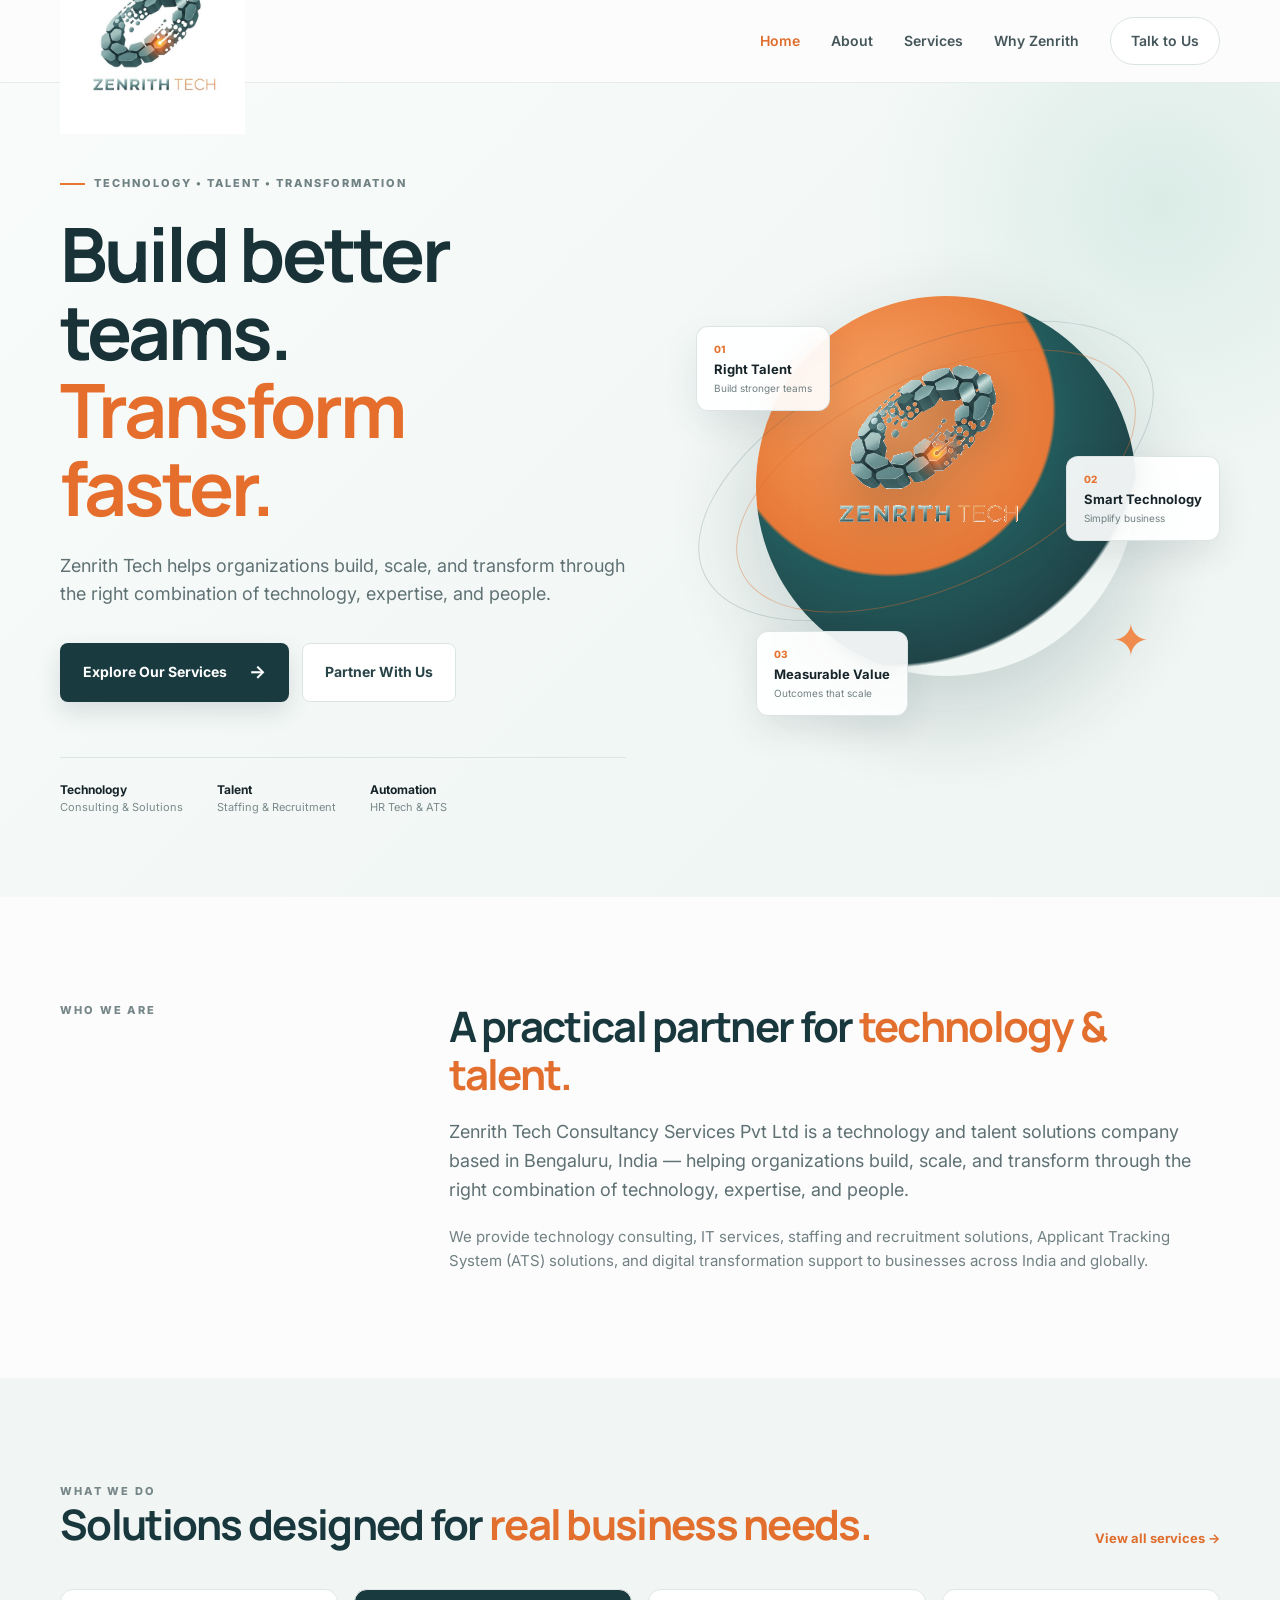
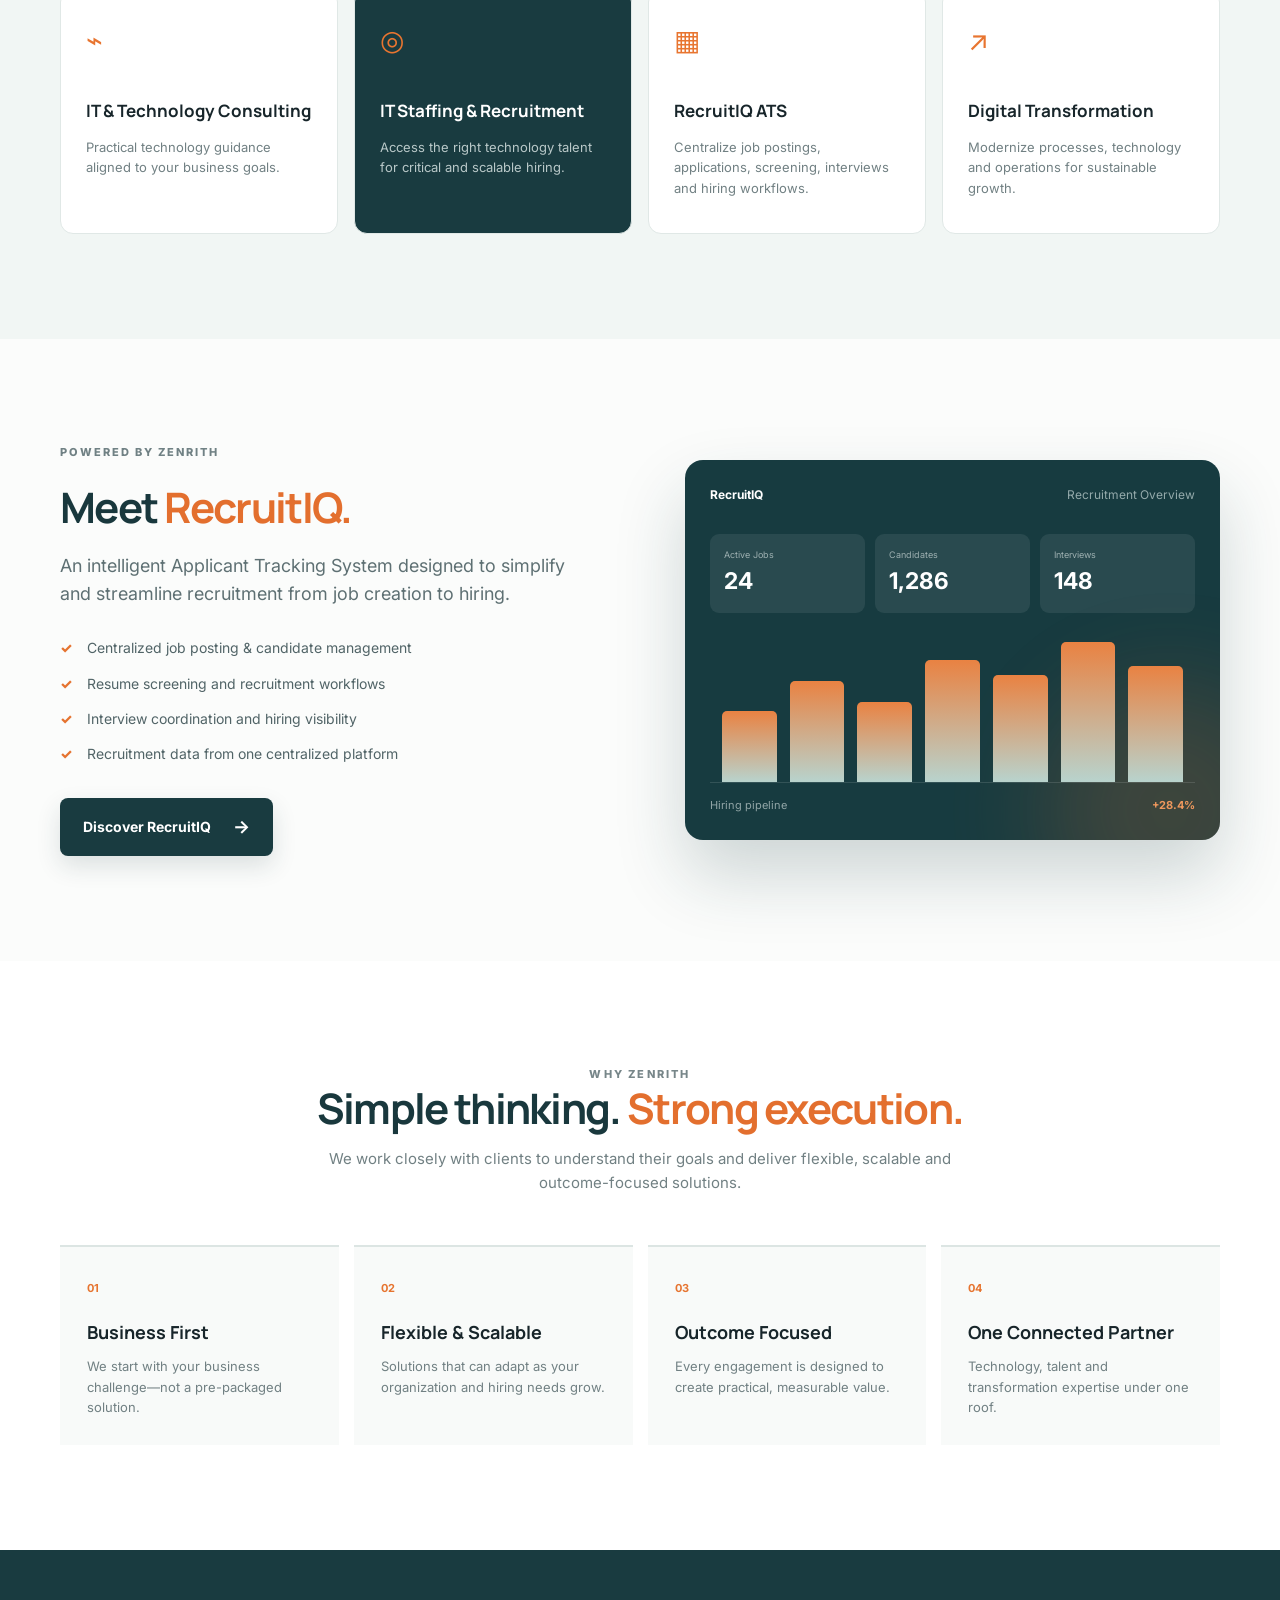
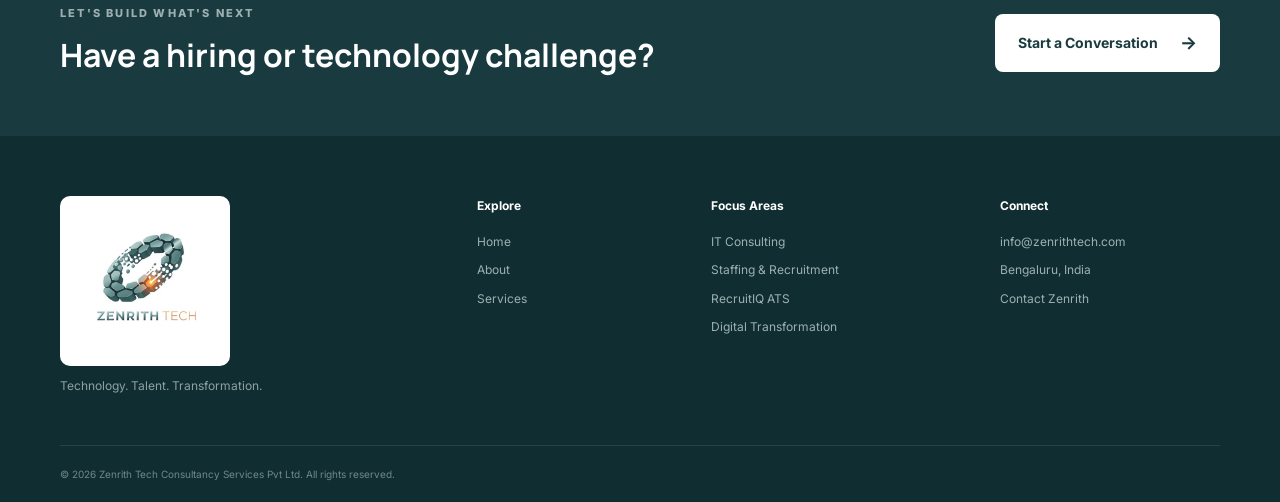
<file: index.html>
<!DOCTYPE html>
<html lang="en">
<head>
  <meta charset="UTF-8">
  <meta name="viewport" content="width=device-width, initial-scale=1.0">
  <title>Zenrith Tech | IT Consulting, IT Staffing & RecruitIQ ATS</title>
  <meta name="description" content="Bengaluru-based Zenrith Tech helps businesses scale with IT consulting, IT staffing & recruitment, RecruitIQ ATS and digital transformation.">
  <meta name="geo.region" content="IN-KA">
  <meta name="robots" content="index, follow, max-image-preview:large, max-snippet:-1">
  <meta name="theme-color" content="#17252a">
  <link rel="canonical" href="https://zenrithtech.com/">
  <meta property="og:type" content="website">
  <meta property="og:site_name" content="Zenrith Tech">
  <meta property="og:title" content="Zenrith Tech | Technology. Talent. Transformation.">
  <meta property="og:locale" content="en_IN">
  <meta property="og:description" content="Bengaluru-based team for IT consulting, IT staffing & recruitment, RecruitIQ ATS and digital transformation.">
  <meta name="geo.placename" content="Bengaluru, India">
  <meta property="og:image:width" content="500">
  <meta property="og:image:height" content="500">
  <meta property="og:image:alt" content="Zenrith Tech logo">
  <meta name="twitter:card" content="summary_large_image">
  <meta name="twitter:title" content="Zenrith Tech | Technology. Talent. Transformation.">
  <meta name="twitter:description" content="IT consulting, IT staffing & recruitment, RecruitIQ ATS and digital transformation — built around your goals.">
  <meta name="twitter:image" content="https://zenrithtech.com/assets/zenrith-logo.png">
  <meta name="twitter:image:alt" content="Zenrith Tech logo">
  <link rel="icon" type="image/png" sizes="500x500" href="/assets/zenrith-logo.png">
  <link rel="apple-touch-icon" href="/assets/zenrith-logo.png">
  <link rel="manifest" href="/site.webmanifest">
  <link rel="preconnect" href="https://fonts.googleapis.com">
  <link rel="preconnect" href="https://fonts.gstatic.com" crossorigin>
  <link href="https://fonts.googleapis.com/css2?family=Inter:wght@400;500;600;700;800&family=Manrope:wght@600;700;800&display=swap" rel="stylesheet">
  <link rel="stylesheet" href="styles.css">
  <script type="application/ld+json">
  {
    "@context": "https://schema.org",
    "@graph": [
      {
        "@type": "Organization",
        "@id": "https://zenrithtech.com/#org",
        "name": "Zenrith Tech Consultancy Services Pvt Ltd",
        "alternateName": "Zenrith Tech",
        "url": "https://zenrithtech.com/",
        "logo": "https://zenrithtech.com/assets/zenrith-logo.png",
        "email": "info@zenrithtech.com",
        "slogan": "Technology. Talent. Transformation.",
        "description": "Technology and talent solutions company based in Bengaluru, India, offering IT consulting, IT staffing and recruitment, RecruitIQ ATS and digital transformation support.",
        "address": {
          "@type": "PostalAddress",
          "addressLocality": "Bengaluru",
          "addressRegion": "Karnataka",
          "addressCountry": "IN"
        },
        "areaServed": ["Bengaluru", "India", "Worldwide"]
      }
    ]
  }
  </script>
  </head>
<body>
<header class="site-header">
  <div class="container nav-wrap">
    <a class="brand" href="/" aria-label="Zenrith Tech home">
      <img src="assets/zenrith-logo.png" alt="Zenrith Tech — Technology, Talent, Transformation" width="500" height="500" fetchpriority="high" decoding="async">
    </a>
    <nav class="nav" aria-label="Main navigation">
      <a href="index.html" class="active">Home</a>
      <a href="#about">About</a>
      <a href="services.html">Services</a>
      <a href="#why-us">Why Zenrith</a>
      <a href="services.html#contact" class="nav-cta">Talk to Us</a>
    </nav>
  </div>
</header>

<main>
<section class="hero">
  <div class="hero-glow"></div>
  <div class="container hero-grid">
    <div class="hero-copy reveal">
      <div class="eyebrow"><span></span> Technology • Talent • Transformation</div>
      <h1>Build better teams.<br><em>Transform faster.</em></h1>
      <p>Zenrith Tech helps organizations build, scale, and transform through the right combination of technology, expertise, and people.</p>
      <div class="hero-actions">
        <a class="btn btn-primary" href="services.html">Explore Our Services <span>→</span></a>
        <a class="btn btn-ghost" href="services.html#contact">Partner With Us</a>
      </div>
      <div class="trust-row">
        <div><strong>Technology</strong><span>Consulting & Solutions</span></div>
        <div><strong>Talent</strong><span>Staffing & Recruitment</span></div>
        <div><strong>Automation</strong><span>HR Tech & ATS</span></div>
      </div>
    </div>
    <div class="hero-art reveal">
      <div class="orb"><img class="orb-logo" src="assets/zenrith-logo-transparent.png" alt="Zenrith Tech emblem" width="500" height="500" loading="lazy" decoding="async"></div>
      <div class="art-card card-one"><span>01</span><b>Right Talent</b><small>Build stronger teams</small></div>
      <div class="art-card card-two"><span>02</span><b>Smart Technology</b><small>Simplify business</small></div>
      <div class="art-card card-three"><span>03</span><b>Measurable Value</b><small>Outcomes that scale</small></div>
      <div class="ring"></div>
      <div class="ring ring-two"></div>
      <div class="spark">✦</div>
    </div>
  </div>
</section>

<section class="intro section" id="about">
  <div class="container two-col">
    <div class="section-label">Who We Are</div>
    <div>
      <h2>A practical partner for <span>technology & talent.</span></h2>
      <p class="lead">Zenrith Tech Consultancy Services Pvt Ltd is a technology and talent solutions company based in Bengaluru, India — helping organizations build, scale, and transform through the right combination of technology, expertise, and people.</p>
      <p>We provide technology consulting, IT services, staffing and recruitment solutions, Applicant Tracking System (ATS) solutions, and digital transformation support to businesses across India and globally.</p>
    </div>
  </div>
</section>

<section class="services-preview section">
  <div class="container">
    <div class="section-heading">
      <div>
        <div class="section-label">What We Do</div>
        <h2>Solutions designed for <span>real business needs.</span></h2>
      </div>
      <a class="text-link" href="services.html">View all services →</a>
    </div>
    <div class="service-grid">
      <article class="service-card"><div class="icon">⌁</div><h3>IT & Technology Consulting</h3><p>Practical technology guidance aligned to your business goals.</p></article>
      <article class="service-card featured"><div class="icon">◎</div><h3>IT Staffing & Recruitment</h3><p>Access the right technology talent for critical and scalable hiring.</p></article>
      <article class="service-card"><div class="icon">▦</div><h3>RecruitIQ ATS</h3><p>Centralize job postings, applications, screening, interviews and hiring workflows.</p></article>
      <article class="service-card"><div class="icon">↗</div><h3>Digital Transformation</h3><p>Modernize processes, technology and operations for sustainable growth.</p></article>
    </div>
  </div>
</section>

<section class="recruitiq section">
  <div class="container recruit-grid">
    <div class="recruit-copy">
      <div class="eyebrow">Powered by Zenrith</div>
      <h2>Meet <span>RecruitIQ.</span></h2>
      <p class="lead">An intelligent Applicant Tracking System designed to simplify and streamline recruitment from job creation to hiring.</p>
      <ul class="check-list">
        <li>Centralized job posting & candidate management</li>
        <li>Resume screening and recruitment workflows</li>
        <li>Interview coordination and hiring visibility</li>
        <li>Recruitment data from one centralized platform</li>
      </ul>
      <a class="btn btn-primary" href="services.html#recruitiq">Discover RecruitIQ <span>→</span></a>
    </div>
    <div class="dashboard">
      <div class="dash-top"><b>RecruitIQ</b><span>Recruitment Overview</span></div>
      <div class="dash-metrics">
        <div><small>Active Jobs</small><strong>24</strong></div>
        <div><small>Candidates</small><strong>1,286</strong></div>
        <div><small>Interviews</small><strong>148</strong></div>
      </div>
      <div class="dash-bars"><i style="height:48%"></i><i style="height:68%"></i><i style="height:54%"></i><i style="height:82%"></i><i style="height:72%"></i><i style="height:94%"></i><i style="height:78%"></i></div>
      <div class="dash-foot"><span>Hiring pipeline</span><b>+28.4%</b></div>
    </div>
  </div>
</section>

<section class="why section" id="why-us">
  <div class="container">
    <div class="center-heading">
      <div class="section-label">Why Zenrith</div>
      <h2>Simple thinking. <span>Strong execution.</span></h2>
      <p>We work closely with clients to understand their goals and deliver flexible, scalable and outcome-focused solutions.</p>
    </div>
    <div class="why-grid">
      <div class="why-card"><b>01</b><h3>Business First</h3><p>We start with your business challenge—not a pre-packaged solution.</p></div>
      <div class="why-card"><b>02</b><h3>Flexible & Scalable</h3><p>Solutions that can adapt as your organization and hiring needs grow.</p></div>
      <div class="why-card"><b>03</b><h3>Outcome Focused</h3><p>Every engagement is designed to create practical, measurable value.</p></div>
      <div class="why-card"><b>04</b><h3>One Connected Partner</h3><p>Technology, talent and transformation expertise under one roof.</p></div>
    </div>
  </div>
</section>

<section class="cta-band">
  <div class="container cta-inner">
    <div><div class="section-label">Let's Build What's Next</div><h2>Have a hiring or technology challenge?</h2></div>
    <a class="btn btn-light" href="services.html#contact">Start a Conversation <span>→</span></a>
  </div>
</section>
</main>

<footer class="footer">
  <div class="container footer-grid">
    <div><img src="assets/zenrith-logo.png" alt="Zenrith Tech logo" class="footer-logo" loading="lazy" decoding="async"><p>Technology. Talent. Transformation.</p></div>
    <div><h4>Explore</h4><a href="index.html">Home</a><a href="#about">About</a><a href="services.html">Services</a></div>
    <div><h4>Focus Areas</h4><span>IT Consulting</span><span>Staffing & Recruitment</span><span>RecruitIQ ATS</span><span>Digital Transformation</span></div>
    <div><h4>Connect</h4><a href="mailto:info@zenrithtech.com">info@zenrithtech.com</a><span>Bengaluru, India</span><a href="services.html#contact">Contact Zenrith</a></div>
  </div>
  <div class="container copyright">© 2026 Zenrith Tech Consultancy Services Pvt Ltd. All rights reserved.</div>
</footer>
<script src="script.js"></script>
</body>
</html>
</file>
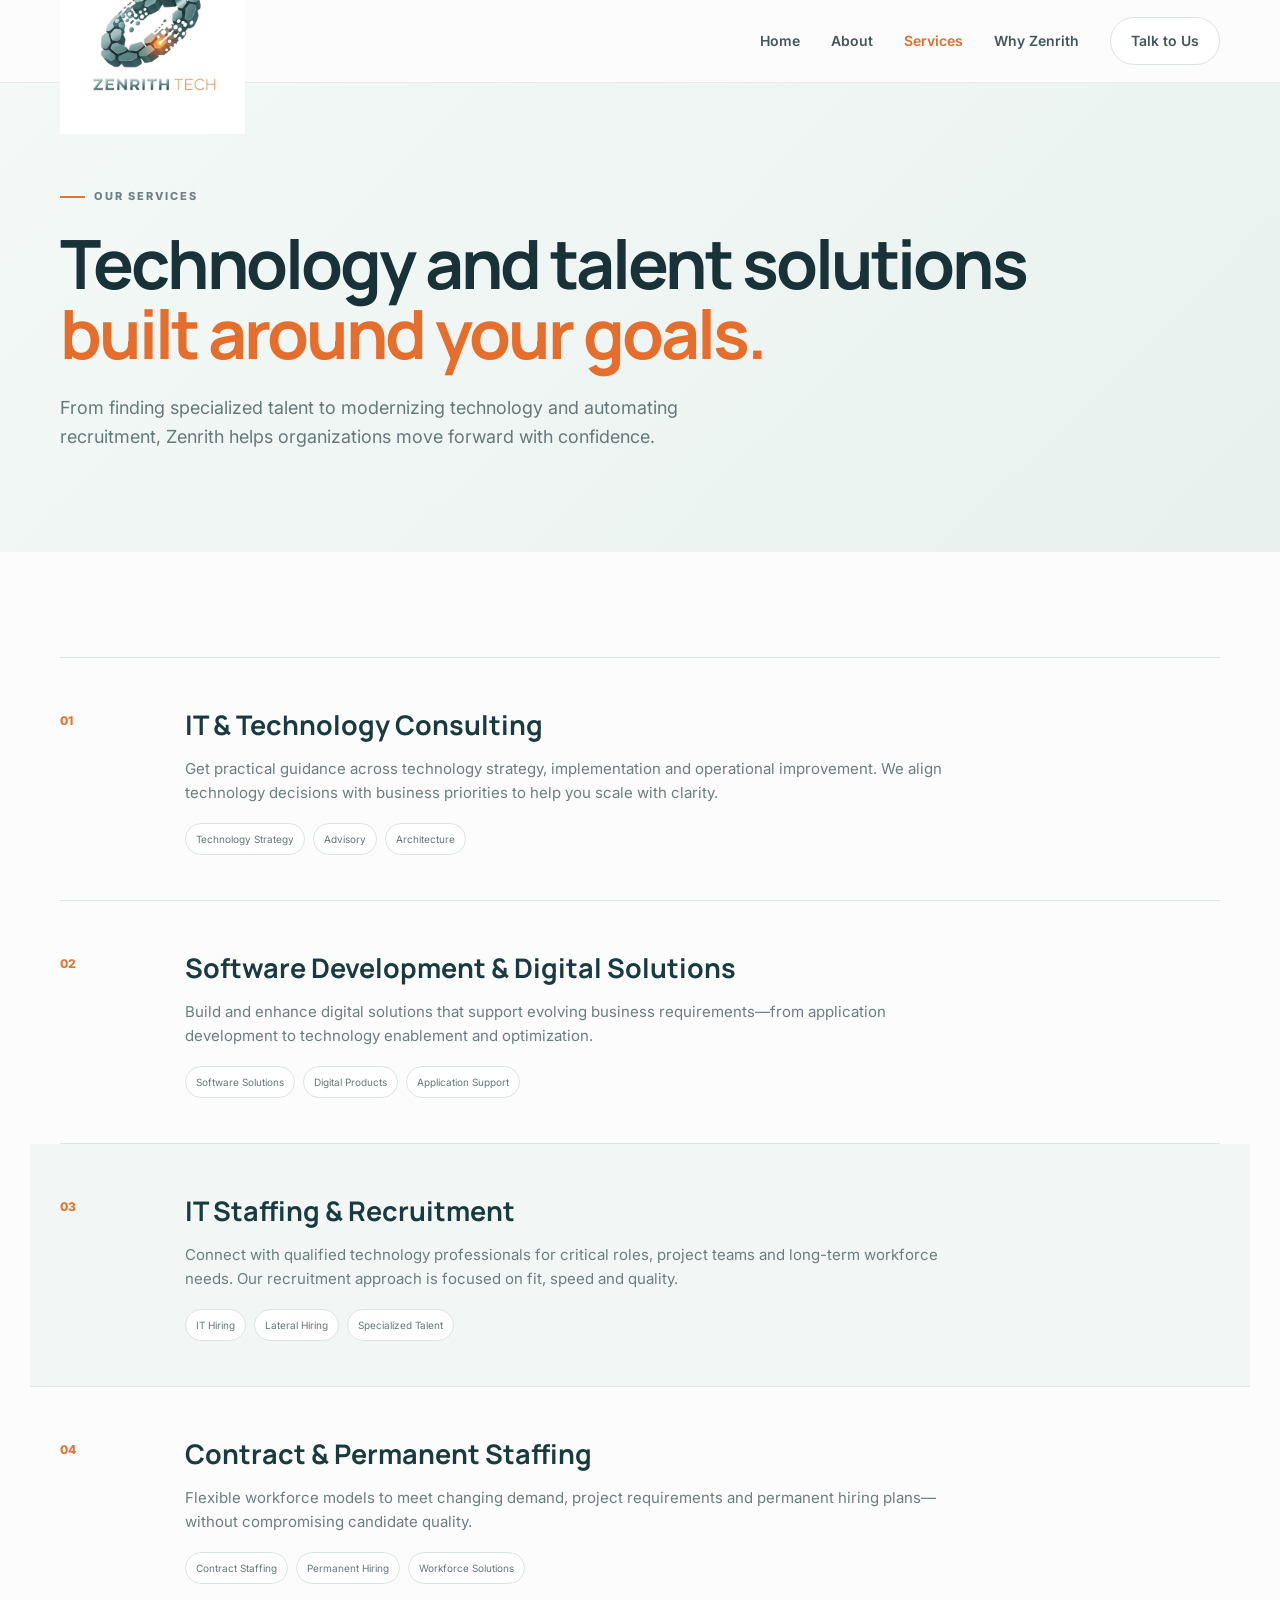
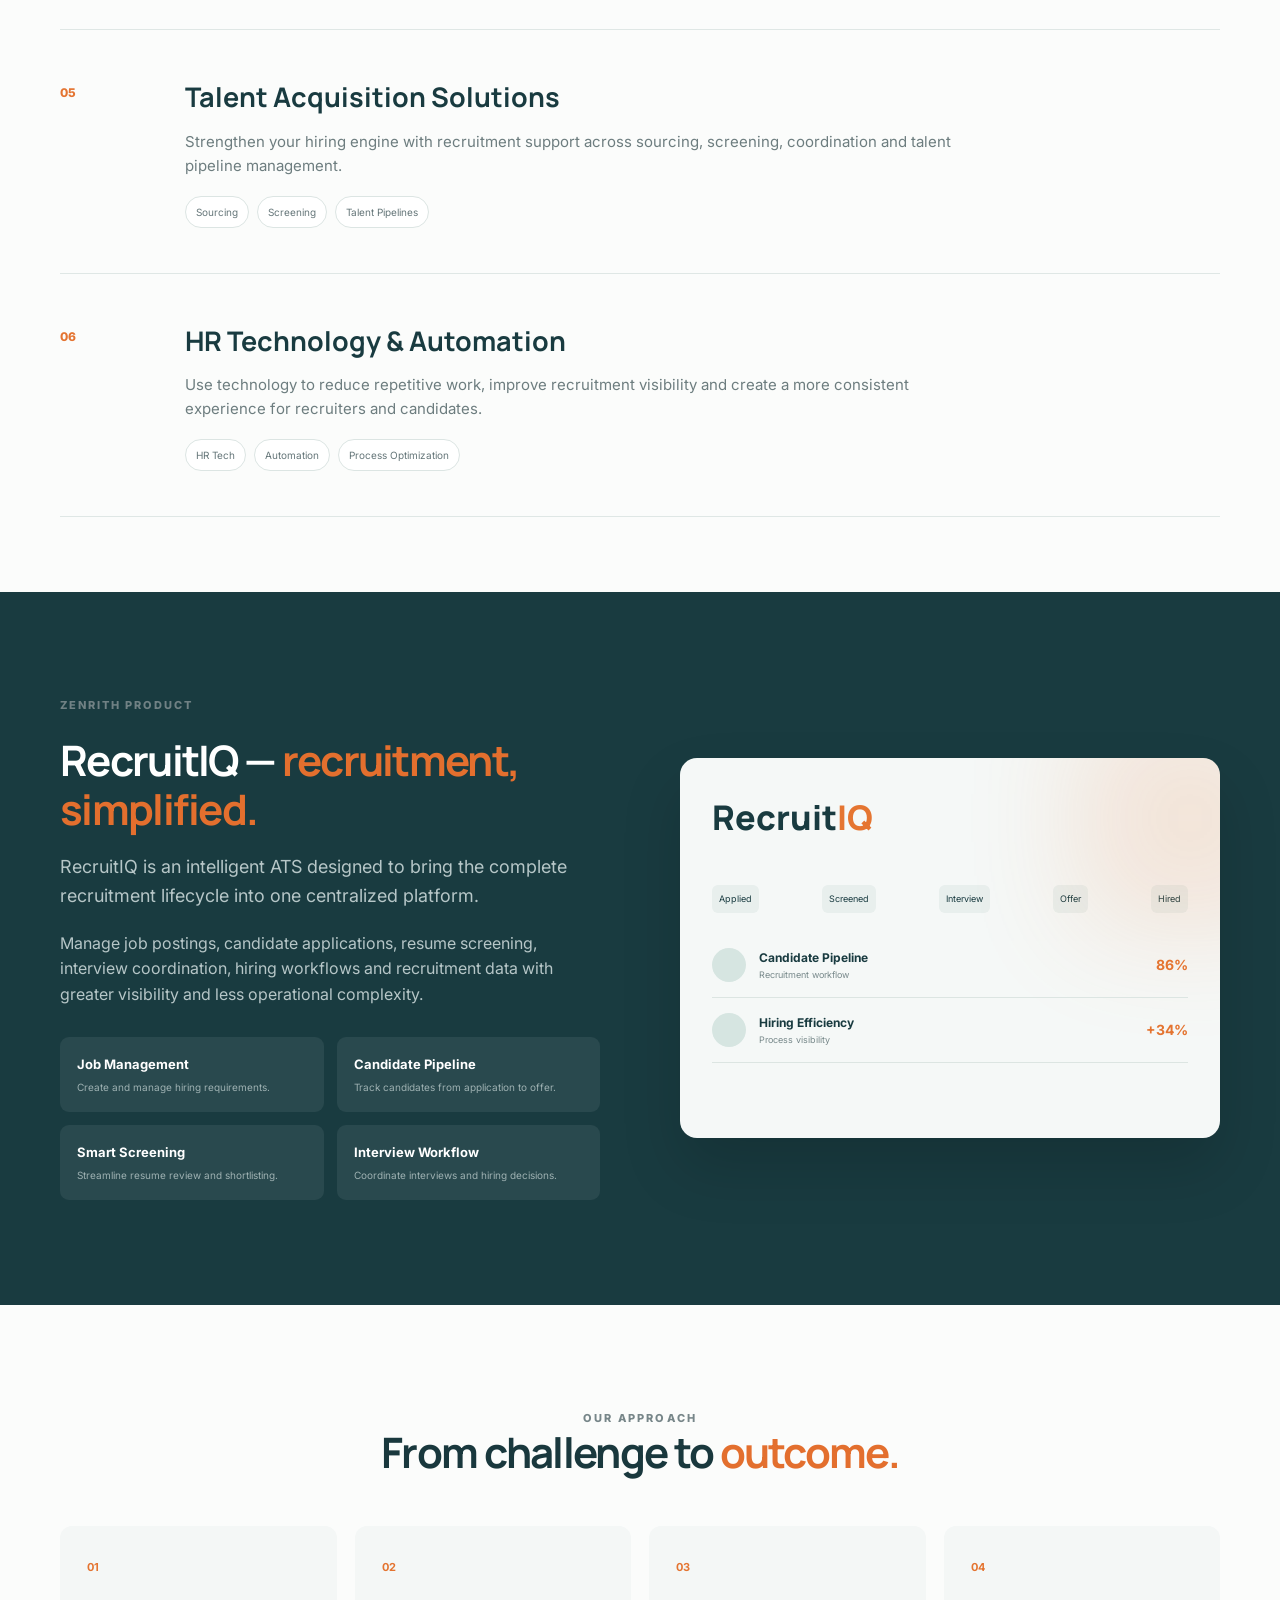
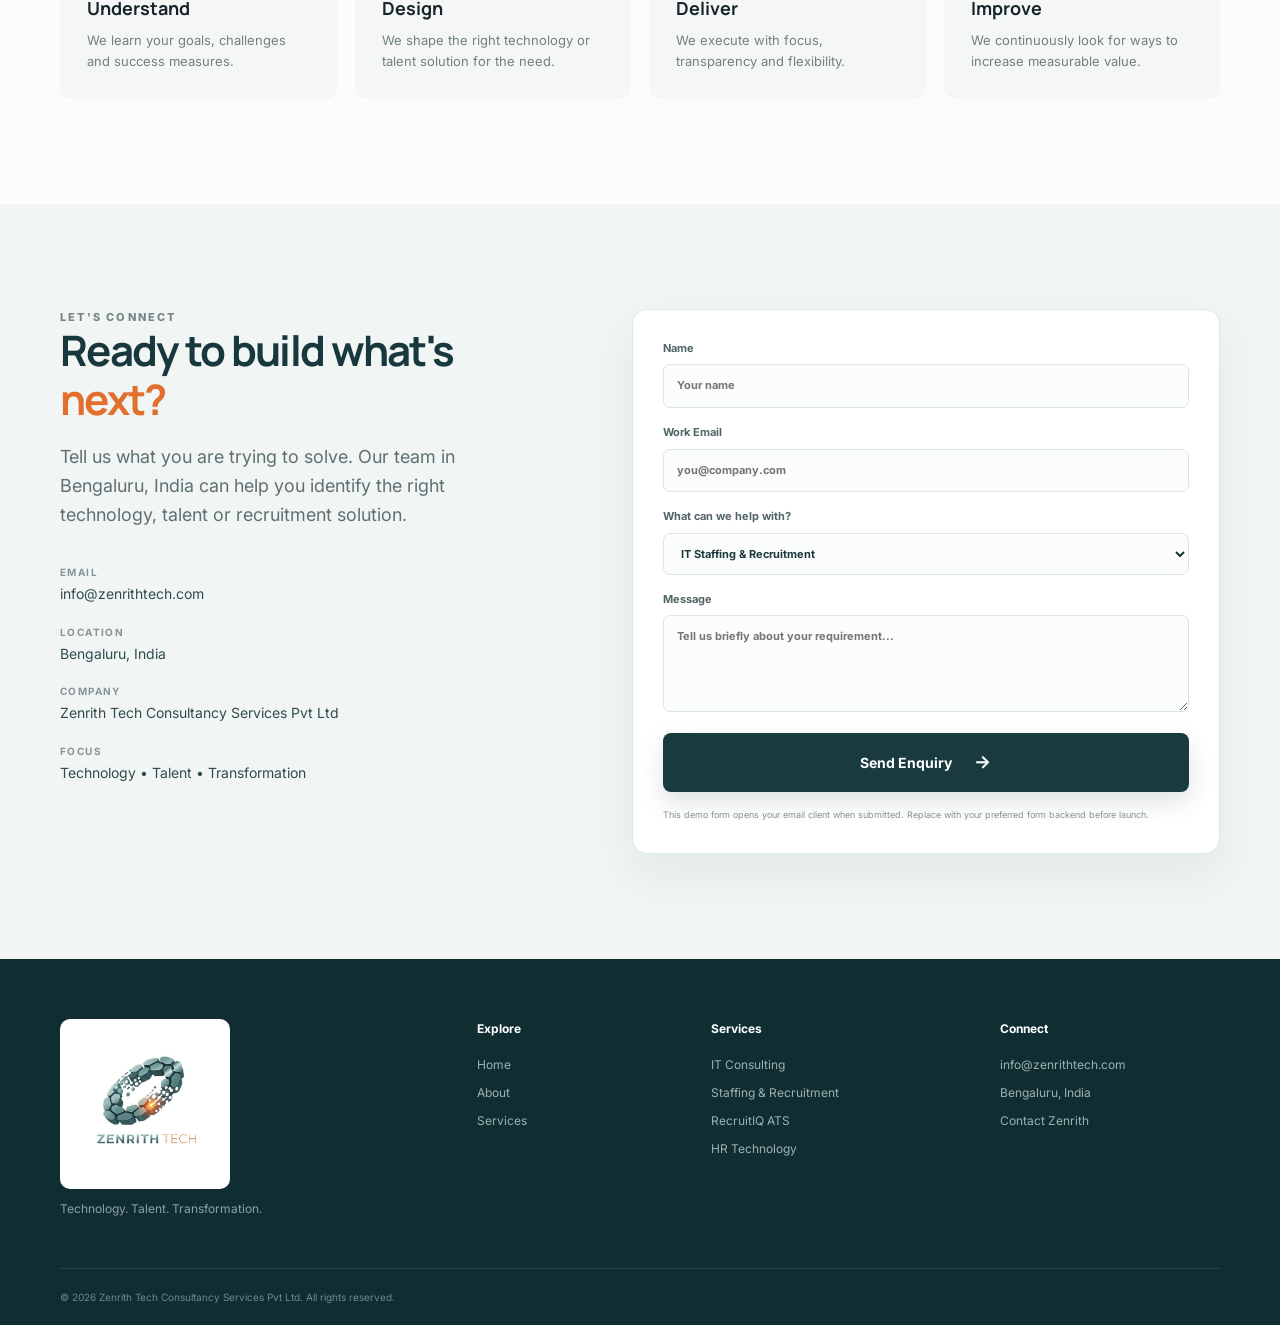
<file: services.html>
<!DOCTYPE html>
<html lang="en">
<head>
  <meta charset="UTF-8">
  <meta name="viewport" content="width=device-width, initial-scale=1.0">
  <title>IT Consulting, Staffing & RecruitIQ ATS | Zenrith Tech Services</title>
  <meta name="description" content="Zenrith Tech in Bengaluru, India — IT consulting, software development, IT staffing & recruitment, contract staffing, talent acquisition, HR tech and RecruitIQ ATS.">
  <meta name="author" content="Zenrith Tech Consultancy Services Pvt Ltd">
  <meta name="robots" content="index, follow, max-image-preview:large, max-snippet:-1">
  <meta name="theme-color" content="#17252a">
  <link rel="canonical" href="https://zenrithtech.com/services.html">
  <meta property="og:type" content="website">
  <meta property="og:site_name" content="Zenrith Tech">
  <meta property="og:title" content="Services — IT Consulting, Staffing & RecruitIQ ATS | Zenrith Tech">
  <meta property="og:locale" content="en_IN">
  <meta property="og:description" content="Bengaluru-based technology and talent solutions: consulting, staffing, HR tech and RecruitIQ recruitment automation.">
  <meta name="geo.region" content="IN-KA">
  <meta name="geo.placename" content="Bengaluru, India">
  <meta property="og:image:width" content="500">
  <meta property="og:image:height" content="500">
  <meta property="og:image:alt" content="Zenrith Tech logo">
  <meta name="twitter:card" content="summary_large_image">
  <meta name="twitter:title" content="Services — IT Consulting, Staffing & RecruitIQ ATS | Zenrith Tech">
  <meta name="twitter:description" content="IT consulting, staffing & recruitment, HR tech and RecruitIQ ATS — built around your goals.">
  <meta name="twitter:image" content="https://zenrithtech.com/assets/zenrith-logo.png">
  <meta name="twitter:image:alt" content="Zenrith Tech logo">
  <link rel="icon" type="image/png" sizes="500x500" href="/assets/zenrith-logo.png">
  <link rel="apple-touch-icon" href="/assets/zenrith-logo.png">
  <link rel="manifest" href="/site.webmanifest">
  <link rel="preconnect" href="https://fonts.googleapis.com">
  <link rel="preconnect" href="https://fonts.gstatic.com" crossorigin>
  <link href="https://fonts.googleapis.com/css2?family=Inter:wght@400;500;600;700;800&family=Manrope:wght@600;700;800&display=swap" rel="stylesheet">
  <link rel="stylesheet" href="styles.css">
  <script type="application/ld+json">
  {
    "@context": "https://schema.org",
    "@graph": [
      {
        "@type": "Organization",
        "@id": "https://zenrithtech.com/#org",
        "name": "Zenrith Tech Consultancy Services Pvt Ltd",
        "url": "https://zenrithtech.com/",
        "logo": "https://zenrithtech.com/assets/zenrith-logo.png",
        "email": "info@zenrithtech.com",
        "address": {
          "@type": "PostalAddress",
          "addressLocality": "Bengaluru",
          "addressRegion": "Karnataka",
          "addressCountry": "IN"
        },
        "areaServed": ["Bengaluru", "India", "Worldwide"]
      },
      {
        "@type": "BreadcrumbList",
        "itemListElement": [
          { "@type": "ListItem", "position": 1, "name": "Home", "item": "https://zenrithtech.com/" },
          { "@type": "ListItem", "position": 2, "name": "Services", "item": "https://zenrithtech.com/services.html" }
        ]
      },
      {
        "@type": "ItemList",
        "name": "Zenrith Tech services",
        "itemListElement": [
          { "@type": "Service", "position": 1, "name": "IT & Technology Consulting", "provider": { "@id": "https://zenrithtech.com/#org" }, "url": "https://zenrithtech.com/services.html" },
          { "@type": "Service", "position": 2, "name": "Software Development & Digital Solutions", "provider": { "@id": "https://zenrithtech.com/#org" }, "url": "https://zenrithtech.com/services.html" },
          { "@type": "Service", "position": 3, "name": "IT Staffing & Recruitment", "provider": { "@id": "https://zenrithtech.com/#org" }, "url": "https://zenrithtech.com/services.html" },
          { "@type": "Service", "position": 4, "name": "Contract & Permanent Staffing", "provider": { "@id": "https://zenrithtech.com/#org" }, "url": "https://zenrithtech.com/services.html" },
          { "@type": "Service", "position": 5, "name": "Talent Acquisition Solutions", "provider": { "@id": "https://zenrithtech.com/#org" }, "url": "https://zenrithtech.com/services.html" },
          { "@type": "Service", "position": 6, "name": "HR Technology & Automation", "provider": { "@id": "https://zenrithtech.com/#org" }, "url": "https://zenrithtech.com/services.html" }
        ]
      },
      {
        "@type": "SoftwareApplication",
        "name": "RecruitIQ",
        "applicationCategory": "BusinessApplication",
        "operatingSystem": "Web",
        "description": "Intelligent Applicant Tracking System for job management, candidate pipeline, resume screening and interview workflows.",
        "url": "https://zenrithtech.com/services.html#recruitiq",
        "provider": { "@id": "https://zenrithtech.com/#org" }
      }
    ]
  }
  </script>
  </head>
<body>
<header class="site-header">
  <div class="container nav-wrap">
    <a class="brand" href="/" aria-label="Zenrith Tech home"><img src="assets/zenrith-logo.png" alt="Zenrith Tech — Technology, Talent, Transformation" width="500" height="500" fetchpriority="high" decoding="async"></a>
    <button class="menu-toggle" aria-label="Open menu">☰</button>
    <nav class="nav">
      <a href="index.html">Home</a><a href="index.html#about">About</a><a href="services.html" class="active">Services</a><a href="index.html#why-us">Why Zenrith</a><a href="#contact" class="nav-cta">Talk to Us</a>
    </nav>
  </div>
</header>

<main>
<section class="page-hero">
  <div class="container">
    <div class="eyebrow"><span></span> Our Services</div>
    <h1>Technology and talent solutions<br><em>built around your goals.</em></h1>
    <p>From finding specialized talent to modernizing technology and automating recruitment, Zenrith helps organizations move forward with confidence.</p>
  </div>
</section>

<section class="all-services section">
  <div class="container">
    <div class="service-list">
      <article class="large-service"><div class="service-number">01</div><div><h2>IT & Technology Consulting</h2><p>Get practical guidance across technology strategy, implementation and operational improvement. We align technology decisions with business priorities to help you scale with clarity.</p><div class="tags"><span>Technology Strategy</span><span>Advisory</span><span>Architecture</span></div></div></article>
      <article class="large-service"><div class="service-number">02</div><div><h2>Software Development & Digital Solutions</h2><p>Build and enhance digital solutions that support evolving business requirements—from application development to technology enablement and optimization.</p><div class="tags"><span>Software Solutions</span><span>Digital Products</span><span>Application Support</span></div></div></article>
      <article class="large-service accent-service"><div class="service-number">03</div><div><h2>IT Staffing & Recruitment</h2><p>Connect with qualified technology professionals for critical roles, project teams and long-term workforce needs. Our recruitment approach is focused on fit, speed and quality.</p><div class="tags"><span>IT Hiring</span><span>Lateral Hiring</span><span>Specialized Talent</span></div></div></article>
      <article class="large-service"><div class="service-number">04</div><div><h2>Contract & Permanent Staffing</h2><p>Flexible workforce models to meet changing demand, project requirements and permanent hiring plans—without compromising candidate quality.</p><div class="tags"><span>Contract Staffing</span><span>Permanent Hiring</span><span>Workforce Solutions</span></div></div></article>
      <article class="large-service"><div class="service-number">05</div><div><h2>Talent Acquisition Solutions</h2><p>Strengthen your hiring engine with recruitment support across sourcing, screening, coordination and talent pipeline management.</p><div class="tags"><span>Sourcing</span><span>Screening</span><span>Talent Pipelines</span></div></div></article>
      <article class="large-service"><div class="service-number">06</div><div><h2>HR Technology & Automation</h2><p>Use technology to reduce repetitive work, improve recruitment visibility and create a more consistent experience for recruiters and candidates.</p><div class="tags"><span>HR Tech</span><span>Automation</span><span>Process Optimization</span></div></div></article>
    </div>
  </div>
</section>

<section class="recruitiq-detail section" id="recruitiq">
  <div class="container recruit-detail-grid">
    <div>
      <div class="eyebrow">Zenrith Product</div>
      <h2>RecruitIQ — <span>recruitment, simplified.</span></h2>
      <p class="lead">RecruitIQ is an intelligent ATS designed to bring the complete recruitment lifecycle into one centralized platform.</p>
      <p>Manage job postings, candidate applications, resume screening, interview coordination, hiring workflows and recruitment data with greater visibility and less operational complexity.</p>
      <div class="feature-grid">
        <div><b>Job Management</b><span>Create and manage hiring requirements.</span></div>
        <div><b>Candidate Pipeline</b><span>Track candidates from application to offer.</span></div>
        <div><b>Smart Screening</b><span>Streamline resume review and shortlisting.</span></div>
        <div><b>Interview Workflow</b><span>Coordinate interviews and hiring decisions.</span></div>
      </div>
    </div>
    <div class="product-visual">
      <div class="product-logo">Recruit<span>IQ</span></div>
      <div class="pipeline"><span>Applied</span><span>Screened</span><span>Interview</span><span>Offer</span><span>Hired</span></div>
      <div class="candidate"><i></i><div><b>Candidate Pipeline</b><small>Recruitment workflow</small></div><strong>86%</strong></div>
      <div class="candidate"><i></i><div><b>Hiring Efficiency</b><small>Process visibility</small></div><strong>+34%</strong></div>
      <div class="product-glow"></div>
    </div>
  </div>
</section>

<section class="process section">
  <div class="container">
    <div class="center-heading"><div class="section-label">Our Approach</div><h2>From challenge to <span>outcome.</span></h2></div>
    <div class="process-grid">
      <div><b>01</b><h3>Understand</h3><p>We learn your goals, challenges and success measures.</p></div>
      <div><b>02</b><h3>Design</h3><p>We shape the right technology or talent solution for the need.</p></div>
      <div><b>03</b><h3>Deliver</h3><p>We execute with focus, transparency and flexibility.</p></div>
      <div><b>04</b><h3>Improve</h3><p>We continuously look for ways to increase measurable value.</p></div>
    </div>
  </div>
</section>

<section class="contact section" id="contact">
  <div class="container contact-grid">
    <div>
      <div class="section-label">Let's Connect</div>
      <h2>Ready to build what's <span>next?</span></h2>
      <p class="lead">Tell us what you are trying to solve. Our team in Bengaluru, India can help you identify the right technology, talent or recruitment solution.</p>
      <div class="contact-details">
        <div><b>Email</b><a href="mailto:info@zenrithtech.com">info@zenrithtech.com</a></div>
        <div><b>Location</b><span>Bengaluru, India</span></div>
        <div><b>Company</b><span>Zenrith Tech Consultancy Services Pvt Ltd</span></div>
        <div><b>Focus</b><span>Technology • Talent • Transformation</span></div>
      </div>
    </div>
    <form class="contact-form" onsubmit="return submitForm(event)">
      <label for="cf-name">Name<input id="cf-name" type="text" name="name" placeholder="Your name" autocomplete="name" required></label>
      <label for="cf-email">Work Email<input id="cf-email" type="email" name="email" placeholder="you@company.com" autocomplete="email" required></label>
      <label for="cf-service">What can we help with?<select id="cf-service" name="service"><option>IT Staffing &amp; Recruitment</option><option>Contract / Permanent Staffing</option><option>IT &amp; Technology Consulting</option><option>RecruitIQ ATS</option><option>Digital Transformation</option><option>Other</option></select></label>
      <label for="cf-message">Message<textarea id="cf-message" name="message" rows="4" placeholder="Tell us briefly about your requirement..." autocomplete="off" required></textarea></label>
      <button class="btn btn-primary" type="submit">Send Enquiry <span aria-hidden="true">→</span></button>
      <small id="form-note">This demo form opens your email client when submitted. Replace with your preferred form backend before launch.</small>
    </form>
  </div>
</section>
</main>

<footer class="footer">
  <div class="container footer-grid">
    <div><img src="assets/zenrith-logo.png" alt="Zenrith Tech logo" class="footer-logo" loading="lazy" decoding="async"><p>Technology. Talent. Transformation.</p></div>
    <div><h4>Explore</h4><a href="index.html">Home</a><a href="index.html#about">About</a><a href="services.html">Services</a></div>
    <div><h4>Services</h4><span>IT Consulting</span><span>Staffing & Recruitment</span><span>RecruitIQ ATS</span><span>HR Technology</span></div>
    <div><h4>Connect</h4><a href="mailto:info@zenrithtech.com">info@zenrithtech.com</a><span>Bengaluru, India</span><a href="#contact">Contact Zenrith</a></div>
  </div>
  <div class="container copyright">© 2026 Zenrith Tech Consultancy Services Pvt Ltd. All rights reserved.</div>
</footer>
<script src="script.js"></script>
</body>
</html>
</file>
<file: styles.css>
*{box-sizing:border-box;margin:0;padding:0}html{scroll-behavior:smooth}body{font-family:Inter,Arial,sans-serif;color:#17252a;background:#fbfcfb;line-height:1.6}a{text-decoration:none;color:inherit}button,input,textarea,select{font:inherit}.container{width:min(1160px,calc(100% - 48px));margin:auto}.site-header{position:sticky;top:0;z-index:50;background:rgba(251,252,251,.92);backdrop-filter:blur(16px);border-bottom:1px solid #e7eceb}.nav-wrap{height:82px;display:flex;align-items:center;justify-content:space-between}.brand img{width:185px;height:auto;display:block}.nav{display:flex;align-items:center;gap:31px;font-size:14px;font-weight:600;color:#45565a}.nav a{transition:.2s}.nav a:hover,.nav a.active{color:#df6d2d}.nav-cta{padding:12px 20px;border:1px solid #dce4e2;border-radius:99px;background:white}.menu-toggle{display:none;background:none;border:0;font-size:25px}.hero{position:relative;overflow:hidden;padding:92px 0 80px;background:linear-gradient(135deg,#f8fbfa 0%,#eef5f2 100%)}.hero-glow{position:absolute;width:600px;height:600px;border-radius:50%;background:radial-gradient(circle,#dbece7 0,transparent 68%);right:-180px;top:-180px}.hero-grid{display:grid;grid-template-columns:1.02fr .98fr;align-items:center;gap:50px;min-height:560px}.eyebrow{display:flex;align-items:center;gap:9px;text-transform:uppercase;letter-spacing:2px;font-size:11px;font-weight:800;color:#708184;margin-bottom:22px}.eyebrow span{width:25px;height:2px;background:#e87530}.hero h1,.page-hero h1{font-family:Manrope,sans-serif;font-size:clamp(46px,6vw,75px);line-height:1.04;letter-spacing:-3px;color:#183238}.hero h1 em,.page-hero h1 em{font-style:normal;color:#e56e2c}.hero-copy>p{font-size:18px;max-width:620px;color:#607174;margin:25px 0 34px}.hero-actions{display:flex;gap:13px;flex-wrap:wrap}.btn{display:inline-flex;align-items:center;justify-content:center;gap:22px;border-radius:8px;padding:14px 22px;font-weight:700;font-size:14px;border:1px solid transparent;transition:.25s;cursor:pointer}.btn span{font-size:18px}.btn-primary{background:#193b40;color:#fff;box-shadow:0 10px 25px rgba(25,59,64,.14)}.btn-primary:hover{transform:translateY(-2px);background:#102e32}.btn-ghost{background:white;border-color:#dbe4e2;color:#294448}.btn-light{background:#fff;color:#193b40}.trust-row{display:flex;gap:34px;margin-top:55px;padding-top:22px;border-top:1px solid #dbe5e2}.trust-row div{display:flex;flex-direction:column}.trust-row strong{font-size:12px}.trust-row span{font-size:11px;color:#7b898b}.hero-art{height:530px;position:relative}.orb{position:absolute;width:380px;height:380px;border-radius:50%;left:80px;top:65px;background:radial-gradient(circle at 35% 30%,#f8a05e,#e77430 45%,#1b5556 46%,#173d41 70%,transparent 71%);filter:blur(.2px);opacity:.96;box-shadow:0 35px 100px rgba(26,67,69,.22);display:flex;align-items:center;justify-content:center;overflow:hidden}.orb-logo{width:270px;height:270px;object-fit:contain;background:transparent;border-radius:0;padding:0;box-shadow:none;filter:drop-shadow(0 12px 25px rgba(0,0,0,.25));transform:translate(-20px,-35px)}.ring{position:absolute;width:430px;height:210px;border:1px solid rgba(226,111,46,.4);border-radius:50%;transform:rotate(-25deg);left:45px;top:145px}.ring-two{width:490px;height:240px;border-color:rgba(29,75,78,.18);left:5px;top:120px}.art-card{position:absolute;background:rgba(255,255,255,.92);backdrop-filter:blur(10px);padding:14px 17px;border:1px solid rgba(218,227,225,.9);border-radius:12px;box-shadow:0 15px 35px rgba(27,61,65,.1);display:flex;flex-direction:column;z-index:3}.art-card span{font-size:10px;color:#e57431;font-weight:800}.art-card b{font-size:13px;margin-top:2px}.art-card small{font-size:10px;color:#718083}.card-one{left:20px;top:95px}.card-two{right:0;top:225px}.card-three{left:80px;bottom:45px}.spark{position:absolute;right:70px;bottom:85px;color:#ef8b4c;font-size:45px}.section{padding:105px 0}.two-col{display:grid;grid-template-columns:.4fr 1fr;gap:80px}.section-label{text-transform:uppercase;letter-spacing:2.2px;font-size:11px;font-weight:800;color:#778689}.two-col h2,.section-heading h2,.center-heading h2,.recruit-copy h2,.recruit-detail-grid h2,.contact h2{font-family:Manrope,sans-serif;font-size:42px;line-height:1.15;letter-spacing:-1.7px;color:#19383d}.two-col h2 span,.section-heading h2 span,.center-heading h2 span,.recruit-copy h2 span,.recruit-detail-grid h2 span,.contact h2 span{color:#e36f2e}.lead{font-size:18px;color:#5e7073;margin:20px 0}.two-col p:not(.lead){font-size:15px;color:#718083;max-width:780px}.services-preview{background:#f1f6f4}.section-heading{display:flex;align-items:end;justify-content:space-between;gap:30px;margin-bottom:40px}.text-link{font-weight:700;font-size:13px;color:#df6d2d}.service-grid{display:grid;grid-template-columns:repeat(4,1fr);gap:16px}.service-card{background:#fff;padding:28px 25px;min-height:245px;border:1px solid #e0e8e6;border-radius:13px;transition:.25s}.service-card:hover{transform:translateY(-5px);box-shadow:0 20px 35px rgba(27,61,65,.08)}.service-card.featured{background:#193b40;color:#fff}.service-card.featured p{color:#b9c8c8}.icon{font-size:28px;color:#e87530;margin-bottom:35px}.service-card h3{font-family:Manrope,sans-serif;font-size:17px;margin-bottom:12px}.service-card p{font-size:13px;color:#718083}.recruit-grid{display:grid;grid-template-columns:1fr 1fr;gap:90px;align-items:center}.recruit-copy .check-list{list-style:none;margin:28px 0 32px;display:grid;gap:13px}.check-list li{font-size:14px;color:#516467;padding-left:27px;position:relative}.check-list li:before{content:"✓";position:absolute;left:0;color:#e5732f;font-weight:800}.dashboard{background:#173b40;border-radius:18px;padding:25px;color:#fff;box-shadow:0 35px 70px rgba(24,59,64,.2);position:relative;overflow:hidden}.dash-top{display:flex;justify-content:space-between;font-size:12px;position:relative;z-index:2}.dash-top span{color:#94aaab}.dash-metrics{display:grid;grid-template-columns:repeat(3,1fr);gap:10px;margin:30px 0 20px;position:relative;z-index:2}.dash-metrics div{background:rgba(255,255,255,.08);padding:14px;border-radius:9px}.dash-metrics small{display:block;color:#9eb0b1;font-size:9px}.dash-metrics strong{font-size:23px}.dash-bars{height:150px;display:flex;align-items:end;gap:13px;padding:0 12px;border-bottom:1px solid rgba(255,255,255,.12);position:relative;z-index:2}.dash-bars i{display:block;flex:1;border-radius:5px 5px 0 0;background:linear-gradient(#e98242,#b8d3cd)}.dash-foot{display:flex;justify-content:space-between;padding-top:14px;color:#91a5a6;font-size:11px;position:relative;z-index:2}.dash-foot b{color:#ef985d}.dashboard:after{content:"";position:absolute;width:260px;height:260px;border-radius:50%;background:#e97532;opacity:.18;filter:blur(50px);right:-80px;bottom:-100px}.why{background:#fff}.center-heading{text-align:center;max-width:680px;margin:0 auto 50px}.center-heading p{color:#718083;margin-top:15px;font-size:15px}.why-grid{display:grid;grid-template-columns:repeat(4,1fr);gap:15px}.why-card{padding:27px;border-top:2px solid #dce5e3;background:#f8faf9}.why-card b{font-size:11px;color:#e67430}.why-card h3{font-family:Manrope,sans-serif;margin:18px 0 9px;font-size:18px}.why-card p{font-size:13px;color:#718083}.cta-band{background:#193b40;color:#fff;padding:55px 0}.cta-inner{display:flex;align-items:center;justify-content:space-between;gap:30px}.cta-band .section-label{color:#9db0b1}.cta-band h2{font-family:Manrope,sans-serif;font-size:32px;margin-top:7px}.page-hero{padding:105px 0 100px;background:linear-gradient(135deg,#f4f9f7,#e8f1ee)}.page-hero h1{font-size:clamp(44px,5.7vw,68px)}.page-hero p{font-size:18px;color:#66787a;max-width:680px;margin-top:25px}.all-services{padding-bottom:75px}.service-list{border-top:1px solid #dfe7e5}.large-service{display:grid;grid-template-columns:90px 1fr;gap:35px;padding:45px 0;border-bottom:1px solid #dfe7e5}.service-number{font-size:12px;font-weight:800;color:#e47431;padding-top:8px}.large-service h2{font-family:Manrope,sans-serif;font-size:27px;color:#193b40;margin-bottom:11px}.large-service p{max-width:780px;color:#6d7d7f;font-size:15px}.tags{display:flex;gap:8px;flex-wrap:wrap;margin-top:18px}.tags span{font-size:10px;padding:7px 10px;border:1px solid #dce5e3;border-radius:99px;color:#657679;background:#fff}.accent-service{background:#f2f7f5;margin:0 -30px;padding-left:30px;padding-right:30px}.recruitiq-detail{background:#193b40;color:#fff}.recruitiq-detail .section-label{color:#a9bcbd}.recruit-detail-grid{display:grid;grid-template-columns:1fr 1fr;gap:80px;align-items:center}.recruit-detail-grid h2{color:#fff}.recruit-detail-grid .lead,.recruit-detail-grid p{color:#b6c6c7}.feature-grid{display:grid;grid-template-columns:1fr 1fr;gap:13px;margin-top:30px}.feature-grid div{padding:17px;background:rgba(255,255,255,.07);border-radius:9px}.feature-grid b,.feature-grid span{display:block}.feature-grid b{font-size:13px}.feature-grid span{font-size:10px;color:#9eb1b2;margin-top:4px}.product-visual{background:#f5f8f7;color:#193b40;border-radius:17px;padding:32px;min-height:380px;position:relative;overflow:hidden;box-shadow:0 30px 60px rgba(0,0,0,.15)}.product-logo{font-family:Manrope;font-size:34px;font-weight:800}.product-logo span{color:#e57531}.pipeline{display:flex;justify-content:space-between;margin:40px 0 20px;gap:6px}.pipeline span{font-size:9px;background:#e8efed;padding:7px;border-radius:6px}.candidate{display:flex;align-items:center;gap:13px;padding:15px 0;border-bottom:1px solid #dce5e2;position:relative;z-index:2}.candidate i{width:34px;height:34px;border-radius:50%;background:#d6e5e1;display:block}.candidate div{flex:1}.candidate b,.candidate small{display:block}.candidate b{font-size:12px}.candidate small{font-size:9px;color:#78898b}.candidate strong{font-size:14px;color:#e47430}.product-glow{position:absolute;width:220px;height:220px;background:#e77a36;opacity:.16;filter:blur(60px);right:-80px;top:-50px}.process-grid{display:grid;grid-template-columns:repeat(4,1fr);gap:18px}.process-grid div{padding:27px;background:#f4f7f6;border-radius:12px}.process-grid b{color:#e47430;font-size:11px}.process-grid h3{font-family:Manrope;font-size:18px;margin:16px 0 7px}.process-grid p{font-size:13px;color:#718083}.contact{background:#f1f6f4}.contact-grid{display:grid;grid-template-columns:.9fr 1.1fr;gap:90px}.contact-details{display:grid;gap:18px;margin-top:35px}.contact-details div{display:flex;flex-direction:column}.contact-details b{font-size:10px;text-transform:uppercase;letter-spacing:1.4px;color:#879497}.contact-details span,.contact-details a{font-size:14px;color:#304b4f;margin-top:3px}.contact-form{background:#fff;padding:30px;border-radius:15px;border:1px solid #dfe8e5;box-shadow:0 20px 45px rgba(27,61,65,.07);display:grid;gap:16px}.contact-form label{font-size:11px;font-weight:700;color:#516568}.contact-form input,.contact-form textarea,.contact-form select{width:100%;border:1px solid #dce5e3;border-radius:7px;padding:12px 13px;margin-top:7px;outline:none;color:#1b383c;background:#fbfcfc}.contact-form input:focus,.contact-form textarea:focus,.contact-form select:focus{border-color:#e57a3b}.contact-form small{font-size:9px;color:#849295}.footer{background:#102e32;color:#c4d0d0;padding:60px 0 20px}.footer-grid{display:grid;grid-template-columns:2fr 1fr 1.3fr 1.2fr;gap:50px;padding-bottom:50px}.footer-logo{width:170px;background:#fff;border-radius:10px;padding:10px;display:block;opacity:1}.footer p{font-size:12px;margin-top:10px;color:#8ea1a3}.footer h4{color:#fff;font-size:12px;margin-bottom:17px}.footer a,.footer span{display:block;font-size:12px;color:#9db0b1;margin-bottom:9px}.footer a:hover{color:#ef8750}.copyright{border-top:1px solid rgba(255,255,255,.1);padding-top:20px;color:#71878a;font-size:10px}.reveal{animation:rise .7s ease both}@keyframes rise{from{opacity:0;transform:translateY(16px)}to{opacity:1;transform:none}}@media(max-width:900px){.nav{gap:15px}.service-grid,.why-grid{grid-template-columns:1fr 1fr}.hero-grid,.recruit-grid,.recruit-detail-grid,.contact-grid{grid-template-columns:1fr;gap:50px}.hero-art{height:420px}.two-col{grid-template-columns:1fr;gap:20px}.footer-grid{grid-template-columns:1fr 1fr}.contact-grid{gap:40px}}@media(max-width:700px){.container{width:min(100% - 30px,1160px)}.nav{display:none;position:absolute;top:82px;left:0;right:0;background:#fff;padding:20px;flex-direction:column;align-items:stretch;border-bottom:1px solid #e5ecea}.nav.open{display:flex}.menu-toggle{display:block}.brand img{width:155px}.hero{padding:60px 0}.hero-grid{min-height:auto}.hero h1,.page-hero h1{font-size:43px;letter-spacing:-2px}.hero-art{transform:scale(.78);transform-origin:top left;width:128%;height:340px;margin-bottom:-55px}.trust-row{gap:15px;flex-wrap:wrap}.service-grid,.why-grid,.process-grid,.feature-grid{grid-template-columns:1fr}.section{padding:75px 0}.section-heading,.cta-inner{align-items:flex-start;flex-direction:column}.two-col h2,.section-heading h2,.center-heading h2,.recruit-copy h2,.recruit-detail-grid h2,.contact h2{font-size:34px}.large-service{grid-template-columns:50px 1fr;gap:15px}.accent-service{margin:0 -15px;padding-left:15px;padding-right:15px}.footer-grid{grid-template-columns:1fr 1fr;gap:35px}.page-hero{padding:75px 0}.contact-form{padding:20px}}
</file>
